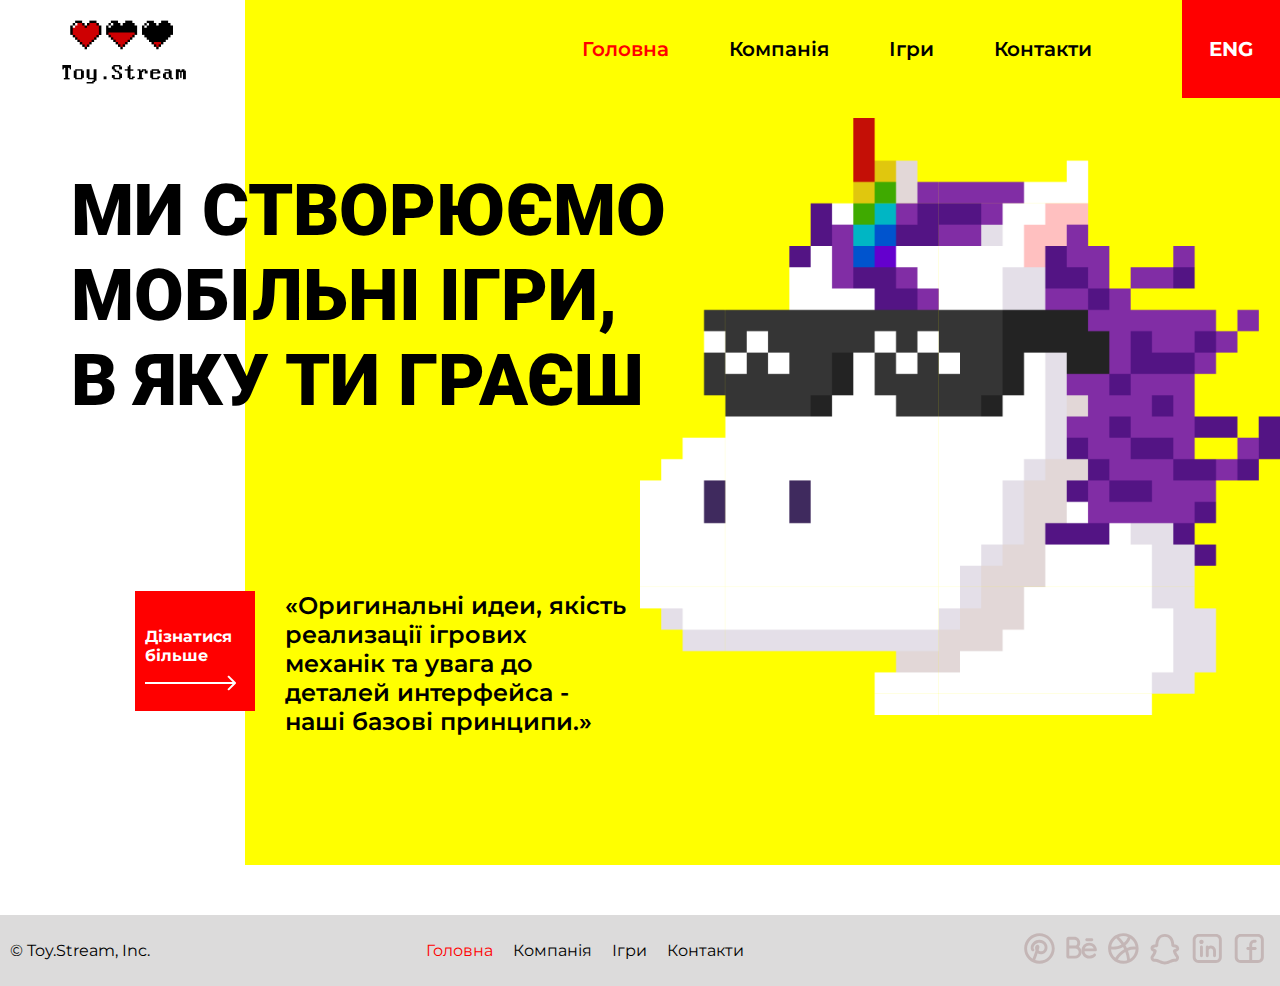
<file: index.html>
<!DOCTYPE html>
<html lang="en">
  <head>
    <meta charset="UTF-8" />
    <meta name="viewport" content="width=device-width, initial-scale=1.0" />
    <title>Toy.Streamt</title>

    <link rel="preconnect" href="https://fonts.googleapis.com" />
    <link rel="preconnect" href="https://fonts.gstatic.com" crossorigin />
    <link
      href="https://fonts.googleapis.com/css2?family=Great+Vibes&family=Montserrat:ital,wght@0,100..900;1,100..900&display=swap"
      rel="stylesheet"
    />
    <link
      href="https://fonts.googleapis.com/css2?family=Great+Vibes&family=Montserrat:ital,wght@0,100..900;1,100..900&family=Roboto:ital,wght@0,100..900;1,100..900&display=swap"
      rel="stylesheet"
    />
    <link rel="stylesheet" href="./../style.css" />
    <link rel="stylesheet" href="./../assets/css/header.css" />
    <link rel="stylesheet" href="././/assets/css/footer.css" />
    <link rel="stylesheet" href="././/assets/css/home.css" />
  </head>
  <body>
    <div class="wrapper">
      <header class="header">
        <div class="burger"></div>
        <a href="#" class="logo"></a>
        <ul class="menu">
          <li><a href="#" class="active">Головна</a></li>
          <li><a href="./pages/about.html">Компанія</a></li>
          <li><a href="./pages/games.html">Ігри</a></li>
          <li><a href="./pages/contact.html">Контакти</a></li>
        </ul>
        <div class="lang">eng</div>
      </header>
      <main>
        <h1 class="title">
          Ми створюємо <br />
          мобільні ігри, <br />
          в яку ти граєш
        </h1>
        <img
          class="mobile-unicorn"
          src="./assets/images/Frame.png"
          alt="unicord"
        />
        <div class="content">
          <a class="more" href=""
            >Дізнатися більше <img src="./assets/icons/Arrow 3.svg" alt="arrow"
          /></a>
          <p class="text">
            «Оригинальні идеи, якість реализації ігрових механік та увага до
            деталей интерфейса - наші базові принципи.»
          </p>
        </div>
        <div class="flex">
          <ul class="main-social">
            <li>
              <a href=""><img src="./assets/icons/Pintrest.svg" alt="" /></a>
            </li>
            <li>
              <a href=""><img src="./assets/icons/Behance.svg" alt="" /></a>
            </li>
            <li>
              <a href=""><img src="./assets/icons/Dribbble.svg" alt="" /></a>
            </li>
            <li>
              <a href=""><img src="./assets/icons/Snapchat.svg" alt="" /></a>
            </li>
            <li>
              <a href=""><img src="./assets/icons/Linkedin.svg" alt="" /></a>
            </li>
            <li>
              <a href=""><img src="./assets/icons/Facebook.svg" alt="" /></a>
            </li>
          </ul>
          
        </div>
        
         <img class="big-unicorn" src="./assets/images/Frame-big.png" alt="unicorn" />
        
      </main>
    </div>
    <footer class="footer">
      <p>&copy; Toy.Stream, Inc.</p>
      <ul class="footer-menu">
        <li><a href="#" class="active">Головна</a></li>
        <li><a href="./pages/about.html">Компанія</a></li>
        <li><a href="./pages/games.html">Ігри</a></li>
        <li><a href="./pages/contact.html">Контакти</a></li>
      </ul>
      <ul class="footer-social">
        <li>
          <a href=""><img src="./assets/icons/Pintrest.svg" alt="" /></a>
        </li>
        <li>
          <a href=""><img src="./assets/icons/Behance.svg" alt="" /></a>
        </li>
        <li>
          <a href=""><img src="./assets/icons/Dribbble.svg" alt="" /></a>
        </li>
        <li>
          <a href=""><img src="./assets/icons/Snapchat.svg" alt="" /></a>
        </li>
        <li>
          <a href=""><img src="./assets/icons/Linkedin.svg" alt="" /></a>
        </li>
        <li>
          <a href=""><img src="./assets/icons/Facebook.svg" alt="" /></a>
        </li>
      </ul>
    </footer>
  </body>
</html>
</file>
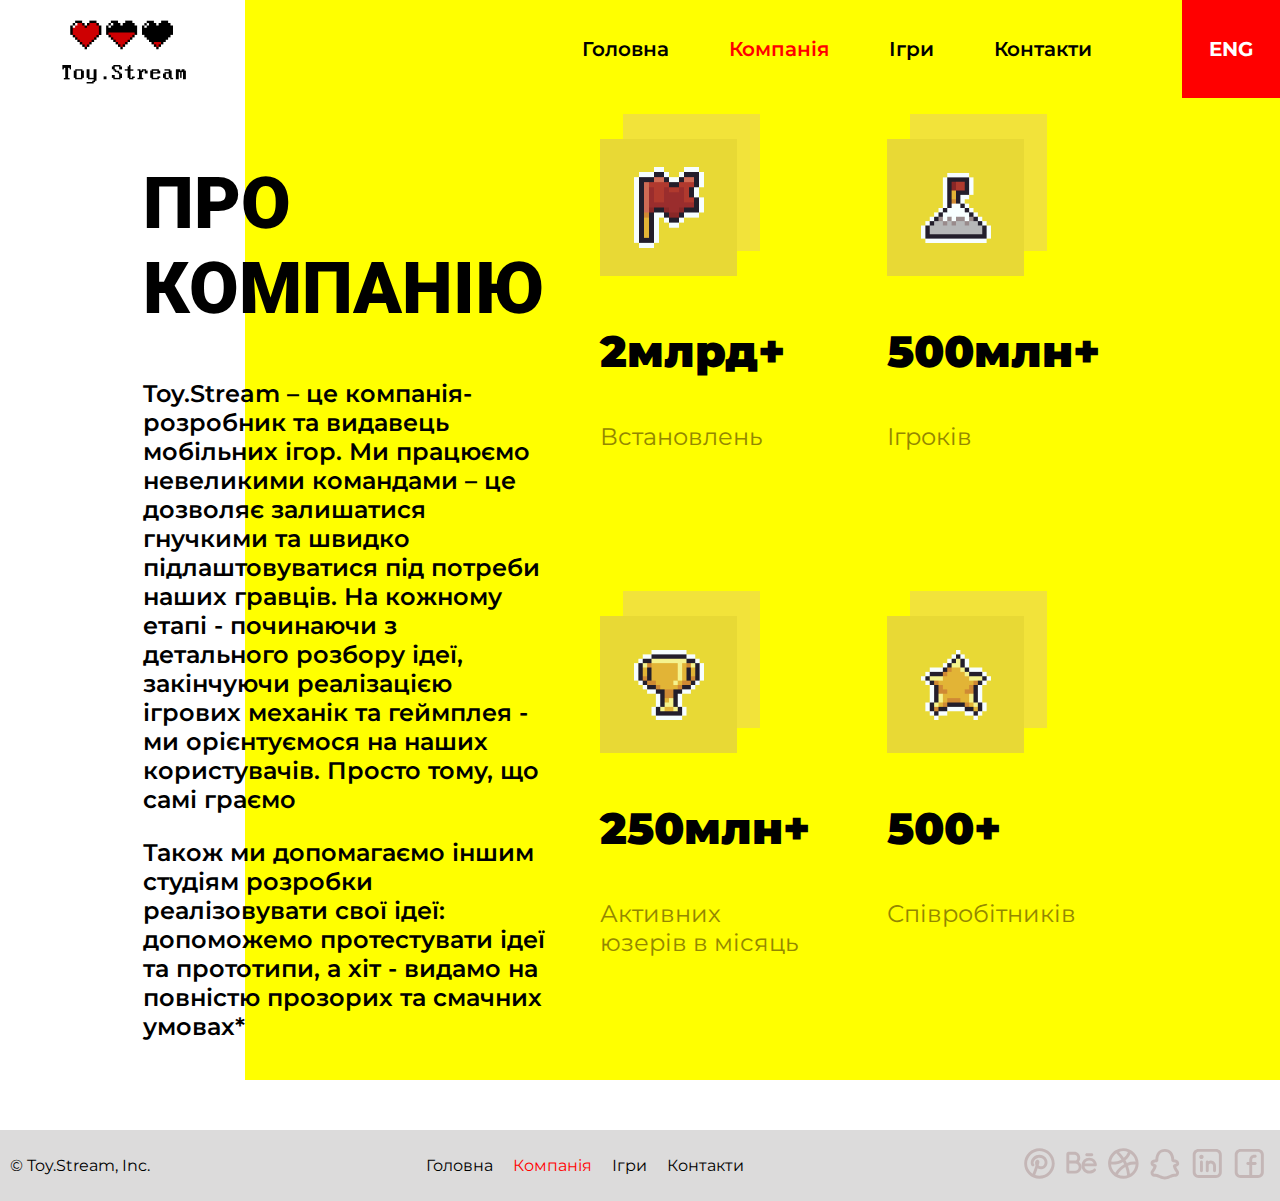
<file: pages/about.html>
<!DOCTYPE html>
<html lang="en">
  <head>
    <meta charset="UTF-8" />
    <meta name="viewport" content="width=device-width, initial-scale=1.0" />
    <title>Toy.Streamt</title>

    <link rel="preconnect" href="https://fonts.googleapis.com" />
    <link rel="preconnect" href="https://fonts.gstatic.com" crossorigin />
    <link
      href="https://fonts.googleapis.com/css2?family=Great+Vibes&family=Montserrat:ital,wght@0,100..900;1,100..900&display=swap"
      rel="stylesheet"
    />
    <link
      href="https://fonts.googleapis.com/css2?family=Great+Vibes&family=Montserrat:ital,wght@0,100..900;1,100..900&family=Roboto:ital,wght@0,100..900;1,100..900&display=swap"
      rel="stylesheet"
    />
    <link rel="stylesheet" href="./../style.css" />
    <link rel="stylesheet" href="./../assets/css/header.css" />
    <link rel="stylesheet" href="./../assets/css/footer.css" />
    <link rel="stylesheet" href="./../assets/css/about.css" />
  </head>
  <body>
    <div class="wrapper">
      <header class="header">
        <div class="burger"></div>
        <a href="#" class="logo"></a>
        <ul class="menu">
          <li><a href="./../index.html">Головна</a></li>
          <li><a href="#" class="active">Компанія</a></li>
          <li><a href="./games.html">Ігри</a></li>
          <li><a href="./contact.html">Контакти</a></li>
        </ul>
        <div class="lang">eng</div>
      </header>
      <section class="about-company">
        
      
      <article class="about-article">
        <h1 class="title">ПРО Компанію</h1>
        <p>
          Toy.Stream – це компанія-розробник та видавець мобільних ігор. Ми
          працюємо невеликими командами – це дозволяє залишатися гнучкими та
          швидко підлаштовуватися під потреби наших гравців. На кожному етапі -
          починаючи з детального розбору ідеї, закінчуючи реалізацією ігрових
          механік та геймплея - ми орієнтуємося на наших користувачів. Просто
          тому, що самі граємо
        </p>
        <p>
          Також ми допомагаємо іншим студіям розробки реалізовувати свої ідеї:
          допоможемо протестувати ідеї та прототипи, а хіт - видамо на повністю
          прозорих та смачних умовах*
        </p>
      </article>
      <div class="achievs">
        <figure class="achive">
          <picture>
            <source srcset="./../assets/icons/flag-w160.png" media="(min-width: 768px)">
            <img src="./../assets/icons/flag-w100.png" alt="">
          </picture>
          
          <figcaption>
            <h3>2млрд+</h3>
            <p>Встановлень</p>
          </figcaption>
        </figure>
        <figure class="achive">
          <picture>
            <source srcset="./../assets/icons/colba-w160.png"  media="(min-width: 768px)">
            <img src="./../assets/icons/colba-w100.png">
          </picture>
          
          <figcaption>
            <h3>500млн+</h3>
            <p>Ігроків</p>
          </figcaption>
        </figure>
        <figure class="achive">
          <picture>
            <source srcset="./../assets/icons/kubok-w160.png"  media="(min-width: 768px)">
            <img src="./../assets/icons/kubok-w100.png" alt="">
          </picture>
          
          <figcaption>
            <h3>250млн+</h3>
            <p>Активних юзерів в місяць</p>
          </figcaption>
        </figure>
        <figure class="achive">
          <picture>
            <source srcset="../../assets/icons/star-w160.png"  media="(min-width: 768px)" >
            <img src="./../assets/icons/star-w100.png" alt="">
          </picture>
          
          <figcaption>
            <h3>500+</h3>
            <p>Співробітників</p>
          </figcaption>
        </figure>
      </div>
      </section>
    </div>
    <section class="our-team"></section>
    <footer class="footer">
      <p>&copy; Toy.Stream, Inc.</p>
      <ul class="footer-menu">
        <li><a href="./../index.html">Головна</a></li>
        <li><a href="#" class="active">Компанія</a></li>
        <li><a href="./games.html">Ігри</a></li>
        <li><a href="./contact.html">Контакти</a></li>
      </ul>
      <ul class="footer-social">
        <li>
          <a href=""><img src="./../assets/icons/Pintrest.svg" alt="" /></a>
        </li>
        <li>
          <a href=""><img src="./../assets/icons/Behance.svg" alt="" /></a>
        </li>
        <li>
          <a href=""><img src="./../assets/icons/Dribbble.svg" alt="" /></a>
        </li>
        <li>
          <a href=""><img src="./../assets/icons/Snapchat.svg" alt="" /></a>
        </li>
        <li>
          <a href=""><img src="./../assets/icons/Linkedin.svg" alt="" /></a>
        </li>
        <li>
          <a href=""><img src="./../assets/icons/Facebook.svg" alt="" /></a>
        </li>
      </ul>
    </footer>
  </body>
</html>
</file>
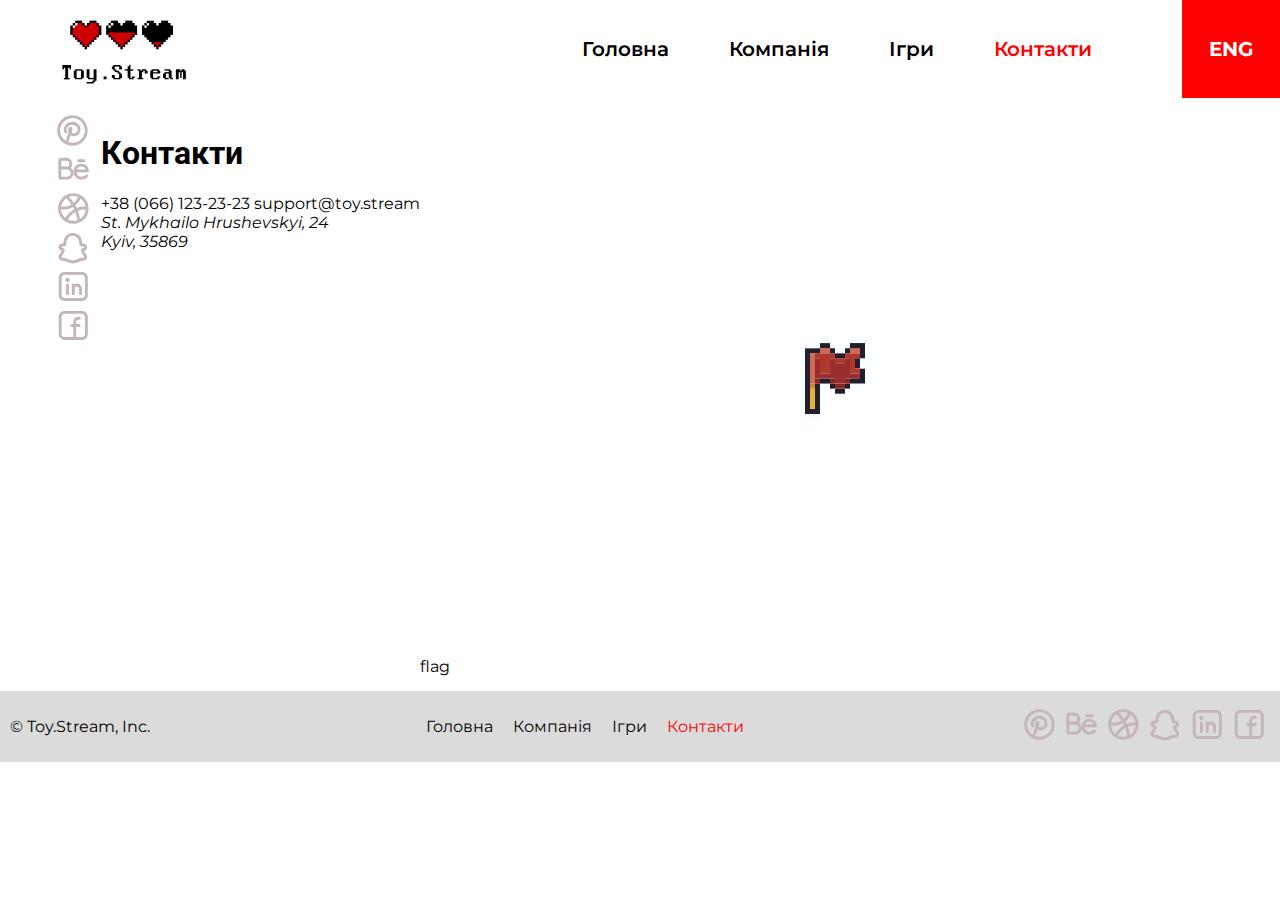
<file: pages/contact.html>
<!DOCTYPE html>
<html lang="en">
  <head>
    <meta charset="UTF-8" />
    <meta name="viewport" content="width=device-width, initial-scale=1.0" />
    <title>Toy.Streamt | contacts</title>

    <link rel="preconnect" href="https://fonts.googleapis.com" />
    <link rel="preconnect" href="https://fonts.gstatic.com" crossorigin />
    <link
      href="https://fonts.googleapis.com/css2?family=Great+Vibes&family=Montserrat:ital,wght@0,100..900;1,100..900&display=swap"
      rel="stylesheet"
    />
    <link
      href="https://fonts.googleapis.com/css2?family=Great+Vibes&family=Montserrat:ital,wght@0,100..900;1,100..900&family=Roboto:ital,wght@0,100..900;1,100..900&display=swap"
      rel="stylesheet"
    />
    <link rel="stylesheet" href="./../style.css" />
    <link rel="stylesheet" href="./../assets/css/header.css" />
    <link rel="stylesheet" href="./../assets/css/footer.css" />
    <link rel="stylesheet" href="./../assets/css/contact.css" />
  </head>
  <body>
    <header class="header">
      <div class="burger"></div>
      <a href="#" class="logo"></a>
      <ul class="menu">
        <li><a href="./../index.html">Головна</a></li>
        <li><a href="./about.html">Компанія</a></li>
        <li><a href="./games.html">Ігри</a></li>
        <li><a href="#" class="active">Контакти</a></li>
      </ul>
      <div class="lang">eng</div>
    </header>
    <main class="main-contact">
      <article>
        <h1>Контакти</h1>
        <a href="tel:+38 (066) 123-23-23">+38 (066) 123-23-23</a>
        <a href="mailto:support@toy.stream"
          >support@toy.stream
          <address>
            St. Mykhailo Hrushevskyi, 24 <br />
            Kyiv, 35869
          </address>
        </a>
      </article>
      <ul class="main-social">
        <li>
          <a href=""><img src="./../assets/icons/Pintrest.svg" alt="" /></a>
        </li>
        <li>
          <a href=""><img src="./../assets/icons/Behance.svg" alt="" /></a>
        </li>
        <li>
          <a href=""><img src="./../assets/icons/Dribbble.svg" alt="" /></a>
        </li>
        <li>
          <a href=""><img src="./../assets/icons/Snapchat.svg" alt="" /></a>
        </li>
        <li>
          <a href=""><img src="./../assets/icons/Linkedin.svg" alt="" /></a>
        </li>
        <li>
          <a href=""><img src="./../assets/icons/Facebook.svg" alt="" /></a>
        </li>
      </ul>
      <div class="out-map">
        <iframe
          src="https://www.google.com/maps/embed?pb=!1m18!1m12!1m3!1d4750.274000155383!2d30.533246918153157!3d50.4464638481649!2m3!1f0!2f0!3f0!3m2!1i1024!2i768!4f13.1!3m3!1m2!1s0x40d4cfe7c2e991b5%3A0xd8b1acaf62323e4e!2sMykhaila%20Hrushevskoho%20St%2C%2024%2C%20Kyiv%2C%20Ukraine%2C%2002000!5e0!3m2!1sen!2suk!4v1751554141378!5m2!1sen!2suk"
          class="map"
          style="border: 0"
          allowfullscreen=""
          loading="lazy"
          referrerpolicy="no-referrer-when-downgrade"
        ></iframe>flag
        <img class="flag" src="./../assets/icons/flag.svg" alt="">
      </div>
    </main>
    <footer class="footer">
      <p>&copy; Toy.Stream, Inc.</p>
      <ul class="footer-menu">
        <li><a href="./../index.html">Головна</a></li>
        <li><a href="./about.html">Компанія</a></li>
        <li><a href="./games.html">Ігри</a></li>
        <li><a href="#" class="active">Контакти</a></li>
      </ul>
      <ul class="footer-social">
        <li>
          <a href=""><img src="./../assets/icons/Pintrest.svg" alt="" /></a>
        </li>
        <li>
          <a href=""><img src="./../assets/icons/Behance.svg" alt="" /></a>
        </li>
        <li>
          <a href=""><img src="./../assets/icons/Dribbble.svg" alt="" /></a>
        </li>
        <li>
          <a href=""><img src="./../assets/icons/Snapchat.svg" alt="" /></a>
        </li>
        <li>
          <a href=""><img src="./../assets/icons/Linkedin.svg" alt="" /></a>
        </li>
        <li>
          <a href=""><img src="./../assets/icons/Facebook.svg" alt="" /></a>
        </li>
      </ul>
    </footer>
  </body>
</html>
</file>
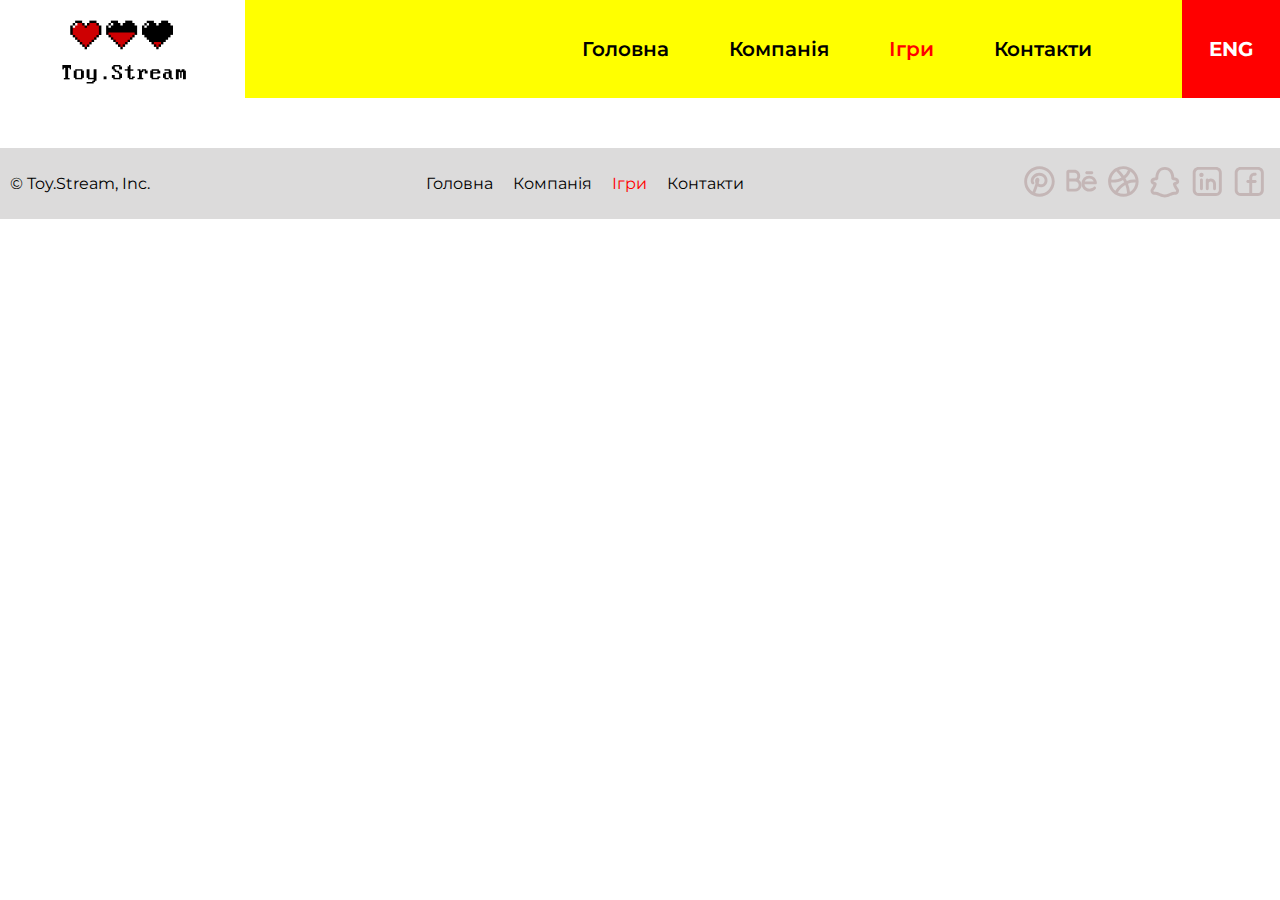
<file: pages/games.html>
<!DOCTYPE html>
<html lang="en">
  <head>
    <meta charset="UTF-8" />
    <meta name="viewport" content="width=device-width, initial-scale=1.0" />
    <title>Toy.Streamt</title>

    <link rel="preconnect" href="https://fonts.googleapis.com" />
    <link rel="preconnect" href="https://fonts.gstatic.com" crossorigin />
    <link
      href="https://fonts.googleapis.com/css2?family=Great+Vibes&family=Montserrat:ital,wght@0,100..900;1,100..900&display=swap"
      rel="stylesheet"
    />
    <link
      href="https://fonts.googleapis.com/css2?family=Great+Vibes&family=Montserrat:ital,wght@0,100..900;1,100..900&family=Roboto:ital,wght@0,100..900;1,100..900&display=swap"
      rel="stylesheet"
    />
    <link rel="stylesheet" href="./../style.css" />
    <link rel="stylesheet" href="./../assets/css/header.css" />
    <link rel="stylesheet" href="./../assets/css/footer.css">
  </head>
  <body>
    <div class="wrapper">
      <header class="header">
        <div class="burger"></div>
        <a href="#" class="logo"></a>
        <ul class="menu">
          <li><a href="./../index.html" >Головна</a></li>
          <li><a href="./about.html">Компанія</a></li>
          <li><a href="#" class="active"class="active">Ігри</a></li>
          <li><a href="./contact.html">Контакти</a></li>
        </ul>
        <div class="lang">eng</div>
      </header>
    </div>
    <footer class="footer">
      <p>&copy; Toy.Stream, Inc.</p>
      <ul class="footer-menu">
        <li><a href="./../index.html">Головна</a></li>
        <li><a href="./about.html">Компанія</a></li>
        <li><a href="#"class="active">Ігри</a></li>
        <li><a href="./contact.html">Контакти</a></li>
      </ul>
      <ul class="footer-social">
        <li>
          <a href=""><img src="./../assets/icons/Pintrest.svg" alt="" /></a>
        </li>
        <li>
          <a href=""><img src="./../assets/icons/Behance.svg" alt="" /></a>
        </li>
        <li>
          <a href=""><img src="./../assets/icons/Dribbble.svg" alt="" /></a>
        </li>
        <li>
          <a href=""><img src="./../assets/icons/Snapchat.svg" alt="" /></a>
        </li>
        <li>
          <a href=""><img src="./../assets/icons/Linkedin.svg" alt="" /></a>
        </li>
        <li>
          <a href=""><img src="./../assets/icons/Facebook.svg" alt="" /></a>
        </li>
      </ul>
    </footer>
  </body>
</html>
</file>
<file: style.css>
* {
  box-sizing: border-box;
}
body {
  margin: 0;
  font-family: Montserrat, sans-serif;
}
a {
  color: inherit;
  text-decoration: none;
}
ul {
  list-style: none;
  margin: 0;
}
h1,h2{
  font-family: Roboto ,sans-serif;
}
.wrapper {
  margin-bottom: 50px;
  background-image: linear-gradient(90deg, white 70px, yellow 70px);
}

@media screen and (min-width: 1200px) {
  .wrapper {
    background-image: linear-gradient(90deg, white 245px, yellow 245px);
  }
}
</file>
<file: assets/css/header.css>
.header {
  display: flex;
  justify-content: space-between;
  align-items: center;
}
.burger {
  width: 34px;
  height: 29px;
  background-image: url(./../icons/menu-open.svg);
  background-repeat: no-repeat;
}
.logo {
  display: block;
  width: 135px;
  height: 75px;
  background-image: url(./../images/logo.png);
  background-repeat: no-repeat;
}
.lang {
  width: 98px;
  height: 98px;
  background-color: red;
  color: white;
  text-align: center;
  text-transform: uppercase;
  font-size: 20px;
  font-weight: bold;
  line-height: 98px;
}
.burger,
.logo,
.lang {
  position: relative;
  z-index: 999;
}
.menu {
  display: none;
  flex-direction: column;
  /* display: flex; */
  list-style: none;
  background-color: #ffffff99;
  position: fixed;
  top: 0px;
  left: 0px;
  width: 100%;
  height: 100%;
  margin: 0;
  padding-top: 120px;
}
.menu a {
  display: inline-block;
  padding: 30px;
  text-transform: uppercase;
  font-weight: 900;
  font-size: 32px;
  font-family: Roboto, sans-serif;
}
.burger:hover {
  background-image: url(./../icons/x.svg);
}
.burger:hover ~ .menu {
  display: flex;
}

@media screen and (min-width: 768px) {
  .logo {
    margin: auto;
    margin-left: 56px;
  }
}
@media screen and (min-width: 1200px) {
  .burger {
    display: none;
  }
  .menu {
    display: flex;
    flex-direction: row;
    list-style: none;
    color: black;
    margin-right: 60px;
    position: static;
    background-color: transparent;
    width: auto;
    height: auto;
    padding-top: 0;
  }
  .menu a {
    display: inline-block;
    padding: 30px;
    text-transform: none;
    font-weight: 600;
    font-size: 20px;
    font-family: Montserrat, sans-serif;
  }
  .active {
    color: red;
  }
}
</file>
<file: assets/css/footer.css>
.footer{
    background-color: rgb(220, 219, 219);
    display: flex;
    justify-content: space-between;
    align-items: center;
    padding: 10px;
}
.footer-menu{
    display: none;
}
.footer-menu a{
    padding: 10px;
}
.footer-social{
    display: flex;
}
.footer-social a{
    padding: 3px;
}
@media screen and (min-width:768px)  {
    .footer-menu{
        display: flex;
    }
}
</file>
<file: assets/css/home.css>
main{
    position: relative;
    padding-left: 15px;
    padding-bottom: 175px ;
}
.title{
    margin-top: 70px;
    font-size: 32px;
    font-weight: 900;
    text-transform: uppercase;
}
.mobile-unicorn{
    display: block;
    margin: 70px auto;
}
.content{
    display: inline-flex;
    flex-direction: column;
}
.more{
    display: block;
    width: 120px;
    height: 120px;
    padding: 36px 10px;
    background-color: red;
    color: white;
    font-size: 16px;
    font-weight: 700;

}
.more img{
    margin-top: 10px;
}
.text{
    width: 50%;
    font-weight: 600;
}
.flex{
    display: flex;
    margin-top: 50px;
}
.big-unicorn{
    display: none;
     margin-left: 15px ; 
    max-width: 786px;
}

.main-social{
    display: none;
}


@media screen and (min-width: 768px)  {
    .mobile-unicorn{
        display: none;
        margin-left: 100px;
    }
    .big-unicorn{
        display: block;
        margin: auto;
    }
    .content{
        flex-direction: row;
    }
    .title{
        font-size: 72px;
    }
    .text{
        font-size: 24px;
        margin-left: 30px;
        margin-top: 0;
    }
}

@media screen and (min-width: 1200px)  {
    .text{
        width: 30% ;
    }
    .big-unicorn{
        position: absolute;
        top: -50px;
        left: 50%;
        width: 50%;
    }
    .title{
        margin-left: 56px;
}
    .content{
        position: relative;
        top: 120px;
        left: 120px;
        width: 90%;
    }
    .main-social{
        margin-left: 56px;
        position: relative;
        top: -120px;

    }
}
</file>
<file: assets/css/about.css>
.about-company {
  display: flex;
  flex-direction: column;
}
.about-article {
  padding: 15px;
  font-size: 16px;
  font-weight: 600;
}
.title {
  font-size: 32px;
  font-weight: 900;
  text-transform: uppercase;
}
.achievs {
  display: flex;
  flex-wrap: wrap;
}
.achive {
  width: 30%;
}
.achive h3 {
  font-size: 24px;
  font-weight: 900;
}
.achive p {
  color: #938700;
}
@media screen and (min-width: 768px) {
  .about-company {
    width: 70%;
    margin: auto;
  }
  .title {
    font-size: 72px;
  }
  .about-article{
    font-size: 24px;
  }
  .achive{
    width: 35% ;
  }
  .achive h3 {
    font-size: 44px;
    font-weight: 900;
  }
  .achive p {
    font-size: 24px;
  }
}
@media screen and (min-width: 1200px) {
    .about-article{
        width: 50%;
    }
  .about-company{
    width: 80%;
    flex-direction: row;
  }
}
</file>
<file: assets/css/contact.css>
.main-contact {
  display: flex;
  flex-direction: column;
  padding: 15px;
}
.title {
  font-size: 32px;
  font-weight: 800;
  text-transform: uppercase;
  font-family: Roboto, sans-serif;
}
.phone {
  display: block;
  font-size: 26px;
  font-weight: 800;
  margin-bottom: 5px;
}
.mail {
  font-size: 22px;
}
.address {
  margin: 30px 0;
  font-size: 22px;
  font-style: normal;
}
.main-social {
  display: flex;
  justify-content: flex-start;
  margin-bottom: 50px;
}
.main-social > li {
  padding-right: 10px;
}
.map {
  width: 100%;
  height: 410px;
}
.out-map {
  position: relative;
}
.flag {
  position: absolute;
  top: 40%;
  left: 45%;
}

@media screen and (min-width: 768px) {
  .title {
    font-size: 72px;
  }
  .main-social {
    justify-content: flex-start;
  }
  .main-social > li {
    padding-right: 10px;
  }
  .map {
    height: 540px;
  }
}
@media screen and (min-width: 1200px) {
  .main-contact {
    flex-direction: row;
  }
  .out-map{
    flex-grow: 1;
  }
  .main-social{
    flex-direction: column;
    order: -1;
  }
}
</file>
